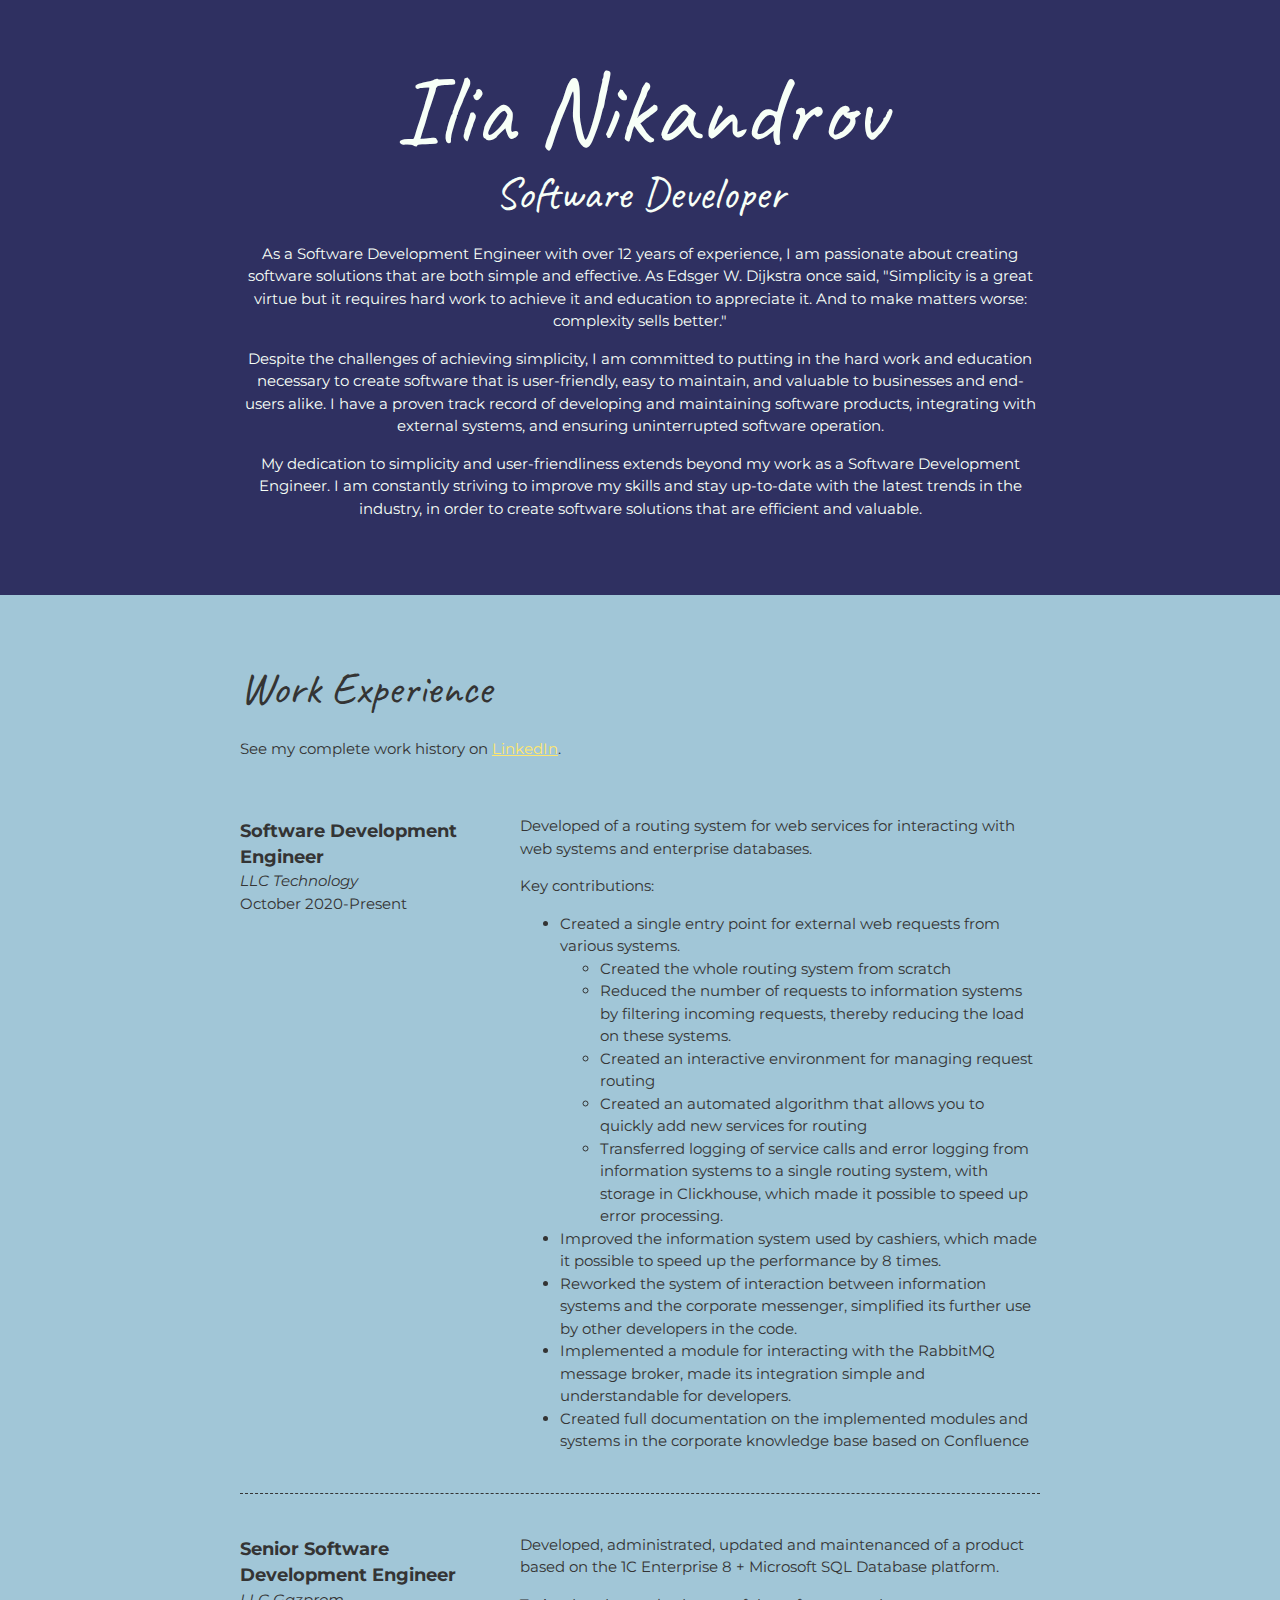
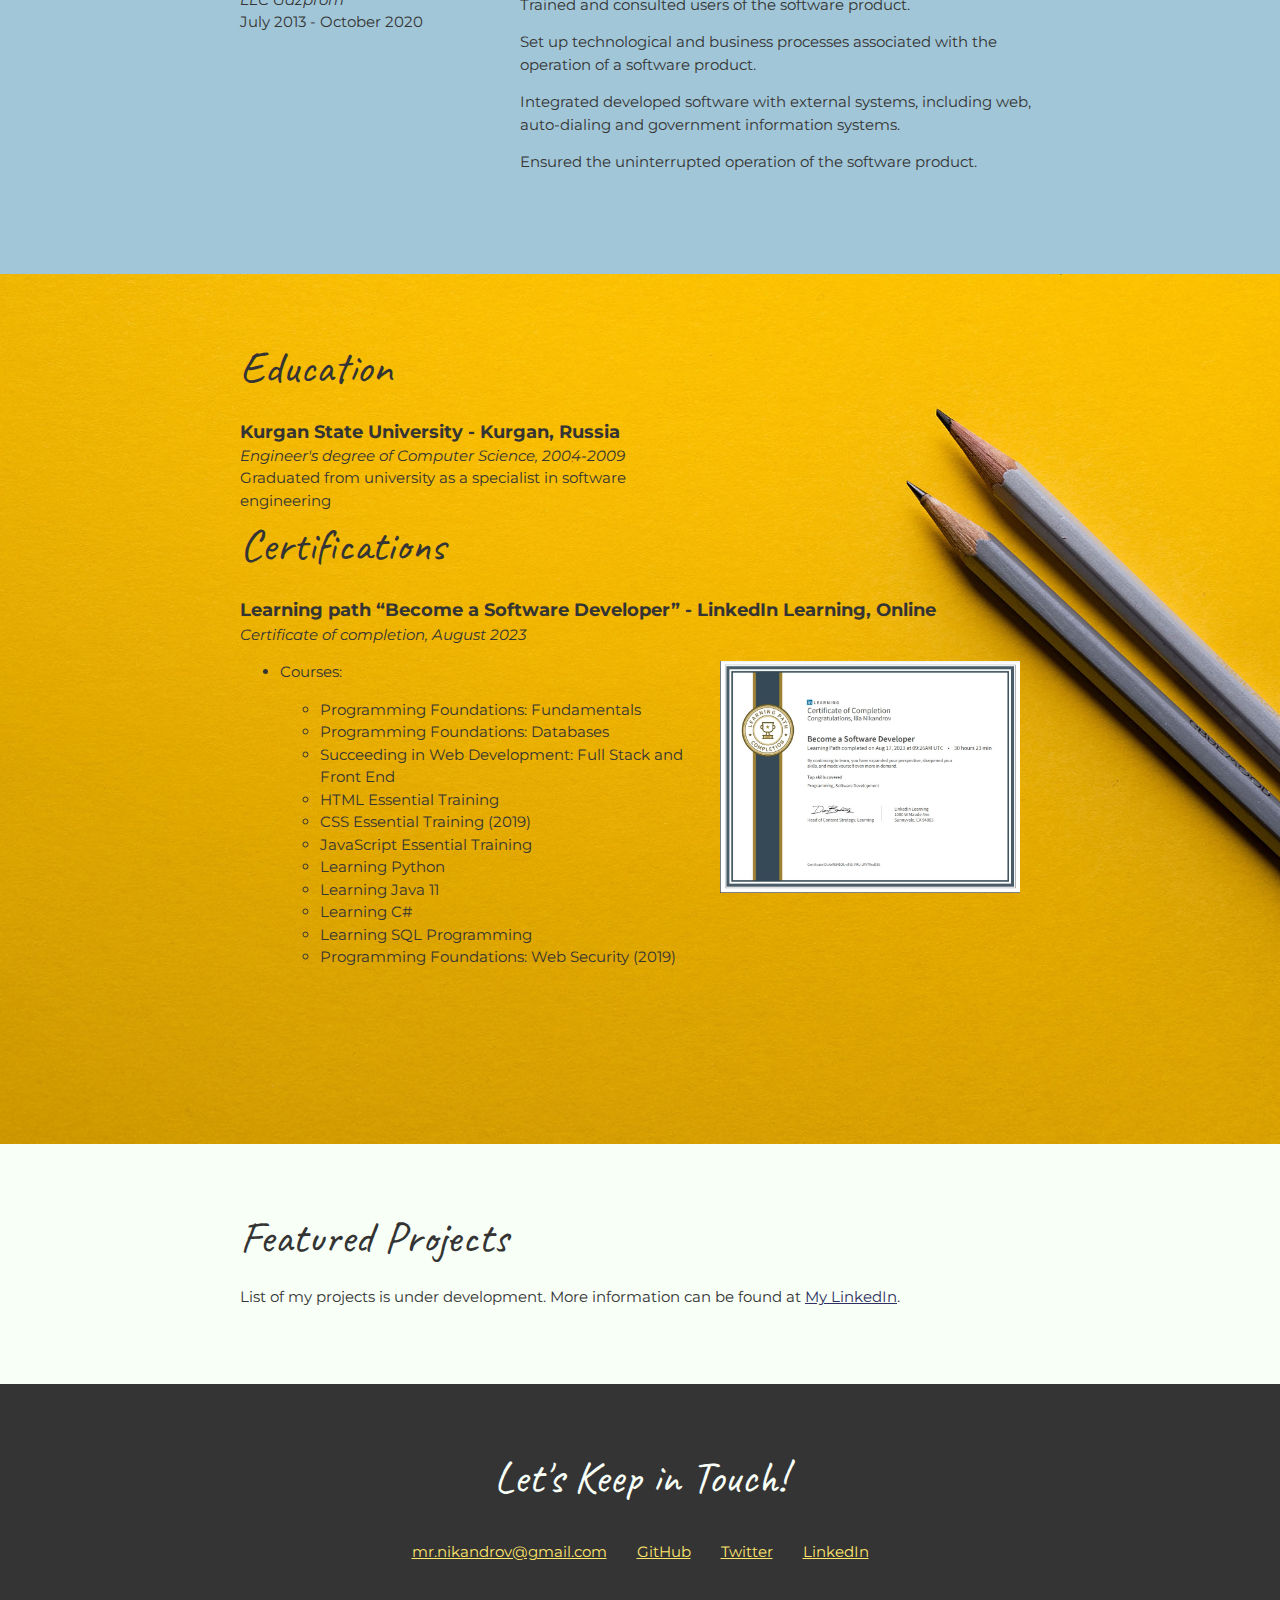
<file: index.html>
<!DOCTYPE html>
<html lang="en">
  <head>
    <meta charset="UTF-8" />
    <meta name="viewport" content="width=device-width, initial-scale=1.0" />
    <title>
      Ilia Nikandrov, Software Developer : Innovating Solutions to Optimize Code
      and Drive Business Success
    </title>
    <link
      href="https://fonts.googleapis.com/css?family=Caveat|Montserrat:400,600&display=swap"
      rel="stylesheet"
    />
    <link rel="stylesheet" href="css/styles.css" />
  </head>
  <body>
    <main>
      <!-- ***************  ABOUT / PROFILE  **************** -->
      <header>
        <div class="content-wrap">
          <h1>Ilia Nikandrov</h1>
          <h2>Software Developer</h2>

          <p>
            As a Software Development Engineer with over 12 years of experience,
            I am passionate about creating software solutions that are both
            simple and effective. As Edsger W. Dijkstra once said, "Simplicity
            is a great virtue but it requires hard work to achieve it and
            education to appreciate it. And to make matters worse: complexity
            sells better."
          </p>
          <p>
            Despite the challenges of achieving simplicity, I am committed to
            putting in the hard work and education necessary to create software
            that is user-friendly, easy to maintain, and valuable to businesses
            and end-users alike. I have a proven track record of developing and
            maintaining software products, integrating with external systems,
            and ensuring uninterrupted software operation.
          </p>
          <p>
            My dedication to simplicity and user-friendliness extends beyond my
            work as a Software Development Engineer. I am constantly striving to
            improve my skills and stay up-to-date with the latest trends in the
            industry, in order to create software solutions that are efficient
            and valuable.
          </p>
        </div>
      </header>

      <!-- ************ PROJECTS / PORTFOLIO  ************** -->

      <!-- ****************  WORK EXPERIENCE  ******************** -->
      <section class="work-experience">
        <div class="content-wrap item-details divider">
          <h2>Work Experience</h2>
          <p>
            See my complete work history on
            <a href="https://www.linkedin.com/in/mrnikandrov/">LinkedIn</a>.
          </p>

          <!-- Job 1 -->
          <section class="job-item">
            <div class="job-details">
              <h3>Software Development Engineer</h3>
              <p>LLC Technology</p>
              <p>October 2020-Present</p>
            </div>
            <div class="job-summary">
              <p>
                Developed of a routing system for web services for interacting
                with web systems and enterprise databases.
              </p>
              <p>Key contributions:</p>
              <ul>
                <li>
                  Created a single entry point for external web requests from
                  various systems.
                  <ul>
                    <li>Created the whole routing system from scratch</li>
                    <li>
                      Reduced the number of requests to information systems by
                      filtering incoming requests, thereby reducing the load on
                      these systems.
                    </li>
                    <li>
                      Created an interactive environment for managing request
                      routing
                    </li>
                    <li>
                      Created an automated algorithm that allows you to quickly
                      add new services for routing
                    </li>
                    <li>
                      Transferred logging of service calls and error logging
                      from information systems to a single routing system, with
                      storage in Clickhouse, which made it possible to speed up
                      error processing.
                    </li>
                  </ul>
                </li>
                <li>
                  Improved the information system used by cashiers, which made
                  it possible to speed up the performance by 8 times.
                </li>
                <li>
                  Reworked the system of interaction between information systems
                  and the corporate messenger, simplified its further use by
                  other developers in the code.
                </li>
                <li>
                  Implemented a module for interacting with the RabbitMQ message
                  broker, made its integration simple and understandable for
                  developers.
                </li>
                <li>
                  Created full documentation on the implemented modules and
                  systems in the corporate knowledge base based on Confluence
                </li>
              </ul>
            </div>
          </section>

          <!-- Job 2 -->
          <section class="job-item">
            <div class="job-details">
              <h3>Senior Software Development Engineer</h3>
              <p>LLC Gazprom</p>
              <p>July 2013 - October 2020</p>
            </div>
            <div class="job-summary">
              <p>
                Developed, administrated, updated and maintenanced of a product
                based on the 1C Enterprise 8 + Microsoft SQL Database platform.
              </p>
              <p>Trained and consulted users of the software product.</p>
              <p>
                Set up technological and business processes associated with the
                operation of a software product.
              </p>
              <p>
                Integrated developed software with external systems, including
                web, auto-dialing and government information systems.
              </p>
              <p>
                Ensured the uninterrupted operation of the software product.
              </p>
            </div>
          </section>
        </div>
      </section>

      <!-- *************  EDUCATION & CERTIFICATIONS *********** -->
      <section class="education">
        <div class="content-wrap item-details">
          <h2>Education</h2>

          <section>
            <h3>Kurgan State University - Kurgan, Russia</h3>
            <p>Engineer's degree of Computer Science, 2004-2009</p>
            <p>
              Graduated from university as a specialist in software engineering
            </p>
          </section>

          <h2>Certifications</h2>

          <section class="education-item">
            <h3>
              Learning path “Become a Software Developer” - LinkedIn Learning,
              Online
            </h3>

            <p>Certificate of completion, August 2023</p>

            <ul>
              <img src="/images/becomeasoftwaredeveloper.jpg" />
              <li>
                <p>Courses:</p>
                <ul>
                  <li>Programming Foundations: Fundamentals</li>
                  <li>Programming Foundations: Databases</li>
                  <li>
                    Succeeding in Web Development: Full Stack and Front End
                  </li>
                  <li>HTML Essential Training</li>
                  <li>CSS Essential Training (2019)</li>
                  <li>JavaScript Essential Training</li>
                  <li>Learning Python</li>
                  <li>Learning Java 11</li>
                  <li>Learning C#</li>
                  <li>Learning SQL Programming</li>
                  <li>Programming Foundations: Web Security (2019)</li>
                </ul>
              </li>
            </ul>
          </section>
        </div>
      </section>

      <section class="projects">
        <div class="content-wrap divider">
          <h2>Featured Projects</h2>
          <p>
            List of my projects is under development. More information can be
            found at
            <a href="https://www.linkedin.com/in/mrnikandrov/">My LinkedIn</a>.
          </p>

          <!-- Project 1-->
          <!-- Project 2-->
          <!-- Project 3-->
        </div>
      </section>

      <!-- ************  CONTACT INFO / SOCIAL MEDIA  ************ -->
      <footer>
        <div class="content-wrap">
          <h2>Let's Keep in Touch!</h2>

          <!-- Social media and contact links. Add or remove any networks. -->
          <ul class="contact-list">
            <li>
              <a href="mailto:mr.nikandrov@gmail.com">mr.nikandrov@gmail.com</a>
            </li>
            <li>
              <a href="https://github.com/MrNikandrov/" target="_blank"
                >GitHub</a
              >
            </li>
            <li>
              <a href="https://twitter.com/mr_elijahNik" target="_blank"
                >Twitter</a
              >
            </li>
            <li>
              <a href="https://www.linkedin.com/in/mrnikandrov/" target="_blank"
                >LinkedIn</a
              >
            </li>
          </ul>
        </div>
      </footer>
    </main>
  </body>
</html>
</file>
<file: css/styles.css>
/*
COLOR PALETTE
https://coolors.co/f7fff7-343434-2f3061-ffe66d-a1c6d7
#F7FFF7 - almost white
#343434 - dark gray - almost black
#2F3061 - blue dark
#FFE66D - yellow
#A1C6D7 - blue light
*/


/* Global styles
------------------------------------*/
html {
  box-sizing: border-box;
}
*, *:before, *:after {
  box-sizing: inherit;
}

body {
  color: #343434;
  margin: 0;
  padding: 0;
  font-family: 'Montserrat', sans-serif;
  font-size: 15px;
  line-height: 1.5;
}
img {
  width: 300px;
}
a {
  color: #FFE66D;
}
a:hover {
  text-decoration: none;
}
h1 {
  font-size: 100px;
  line-height: 1;
}
h2 {
  font-size: 45px;
}
h1, h2 {
  font-family: 'Caveat', cursive;
  font-weight: 400;
  margin: 0;
}
.content-wrap {
  max-width: 800px;
  width: 85%;
  margin: 0 auto;
  padding: 60px 0;
}
h3 {
  margin-bottom: 0;
}
.item-details h3 + p {
  font-style: italic;
}
.item-details h3 ~ p {
  margin: 0;
}
.divider > section {
  border-bottom: 1px dashed #343434;
  padding: 25px 0;
}
.divider > section:last-of-type {
  border-bottom: none;
}


/* Profile
------------------------------------*/
header {
  background: #2F3061;
  color: #F7FFF7;
}


/* Projects
------------------------------------*/
.projects {
  background: #F7FFF7;
}
.projects a {
  color: #2F3061;
}
.projects .btn {
  color: #F7FFF7;
  background: #2F3061;
  text-decoration: none;
  padding: 8px;
  border-radius: 4px;
  display: inline-block;
}
.projects .btn:hover {
  background: rgba(47, 48, 97, 80%);
}
.project-item {
  overflow: hidden;
}
.project-item h3 {
  margin-top: 0;
}


/* Work Experience
------------------------------------*/
.work-experience {
  background: #A1C6D7;
}



/* Education
------------------------------------*/
.education {
  background-image: url(../images/joanna-kosinska-unsplash.jpg);
  background-size: cover;
  background-position: top right;
  padding-bottom: 100px;
}
.education p {
  width: 60%;
}


/* Contact Info
------------------------------------*/
footer {
  background: #343434;
  color: #F7FFF7;
}
.contact-list {
  list-style-type: none;
  padding: 0;
}
.contact-list a {
  padding: 15px;
  display: inline-block;
}


/* Responsive
------------------------------------*/
@media screen and (min-width:750px){
  header, footer {
    text-align: center;
  }
  .project-item img {
    float: left;
    margin-right: 20px;
  }

  .education-item img {
    float: right;
    margin-right: 20px;
    margin-left: 20px;
  }

  .job-item {
    display: grid;
    grid-template-columns: 1fr 2fr;
    column-gap: 20px;
  }
  .contact-list {
    display: flex;
    justify-content: center;
  }
}

@media screen and (max-width:749px){
  h1 {
    font-size: 75px;
    line-height: 0.9;
    margin-bottom: 20px;
  }
  h2 {
    line-height: 1;
  }
  .contact-list a {
    padding: 5px;
  }
}
</file>
